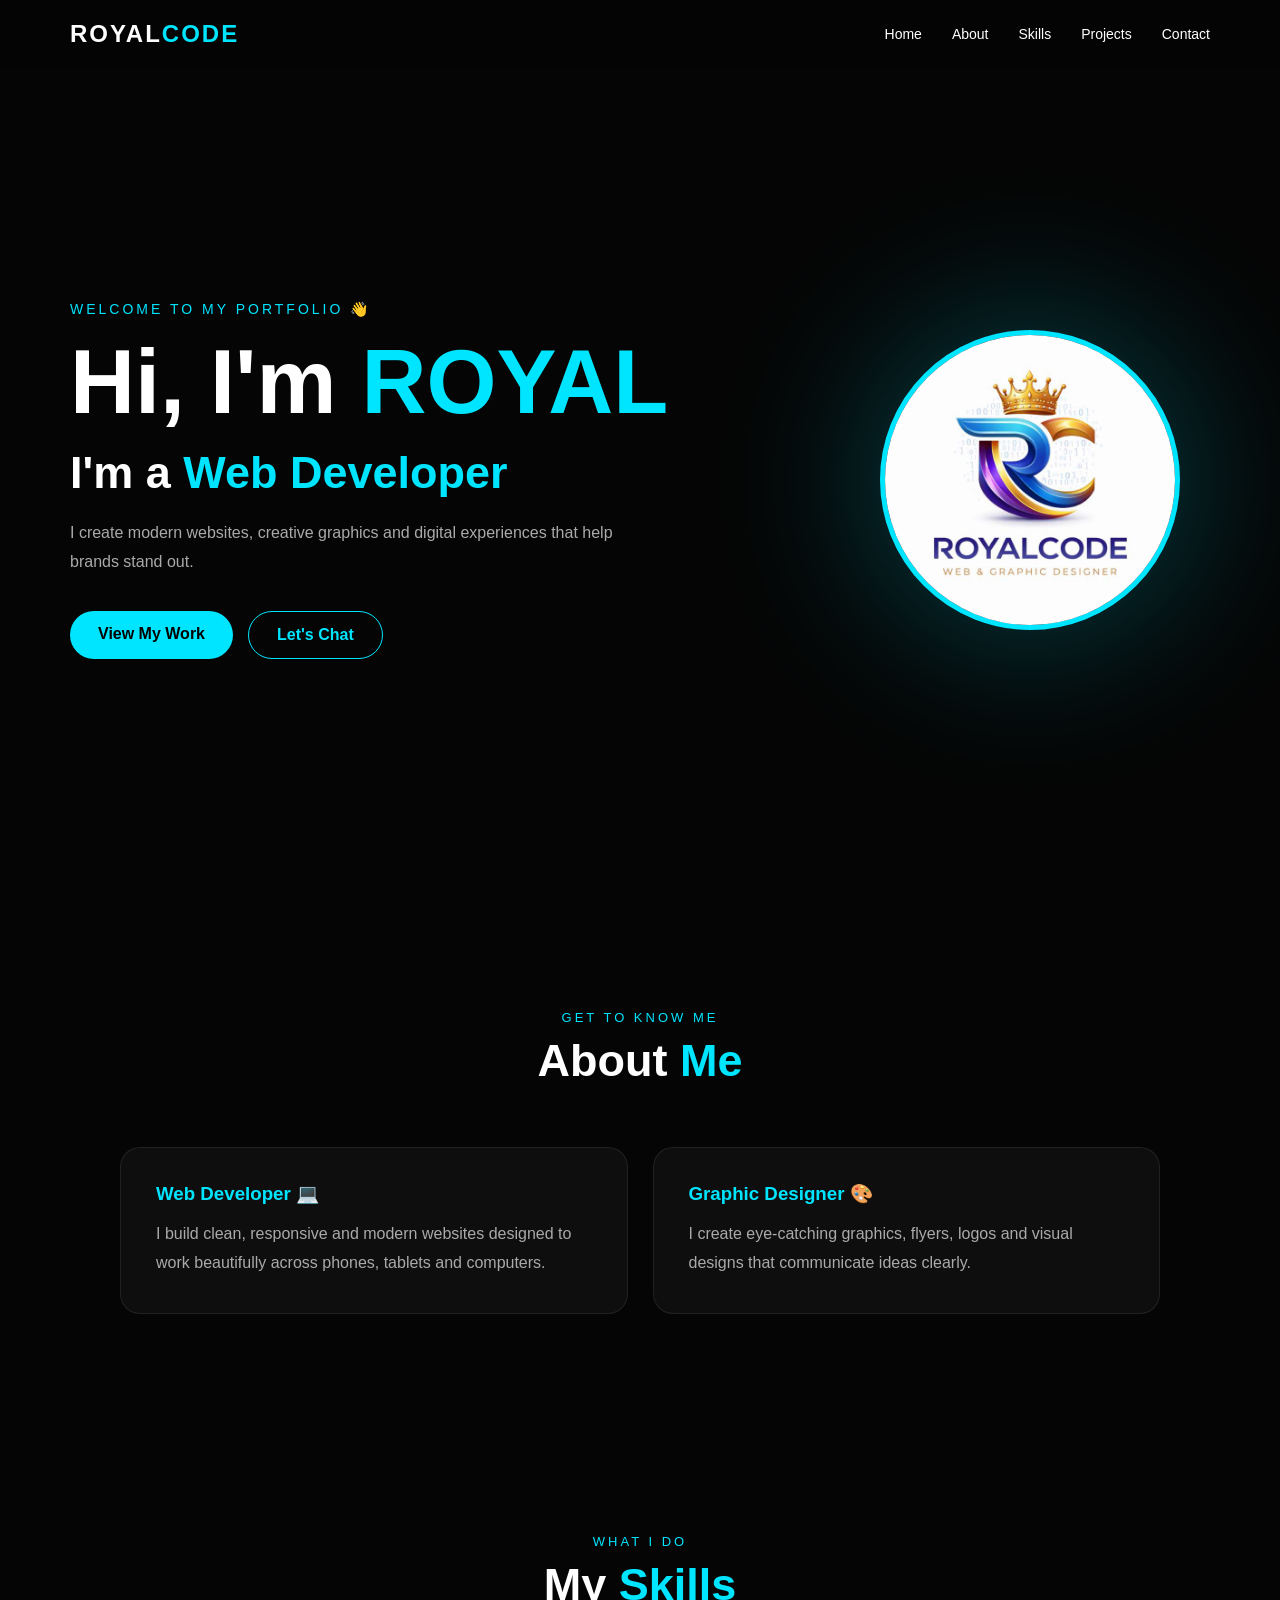
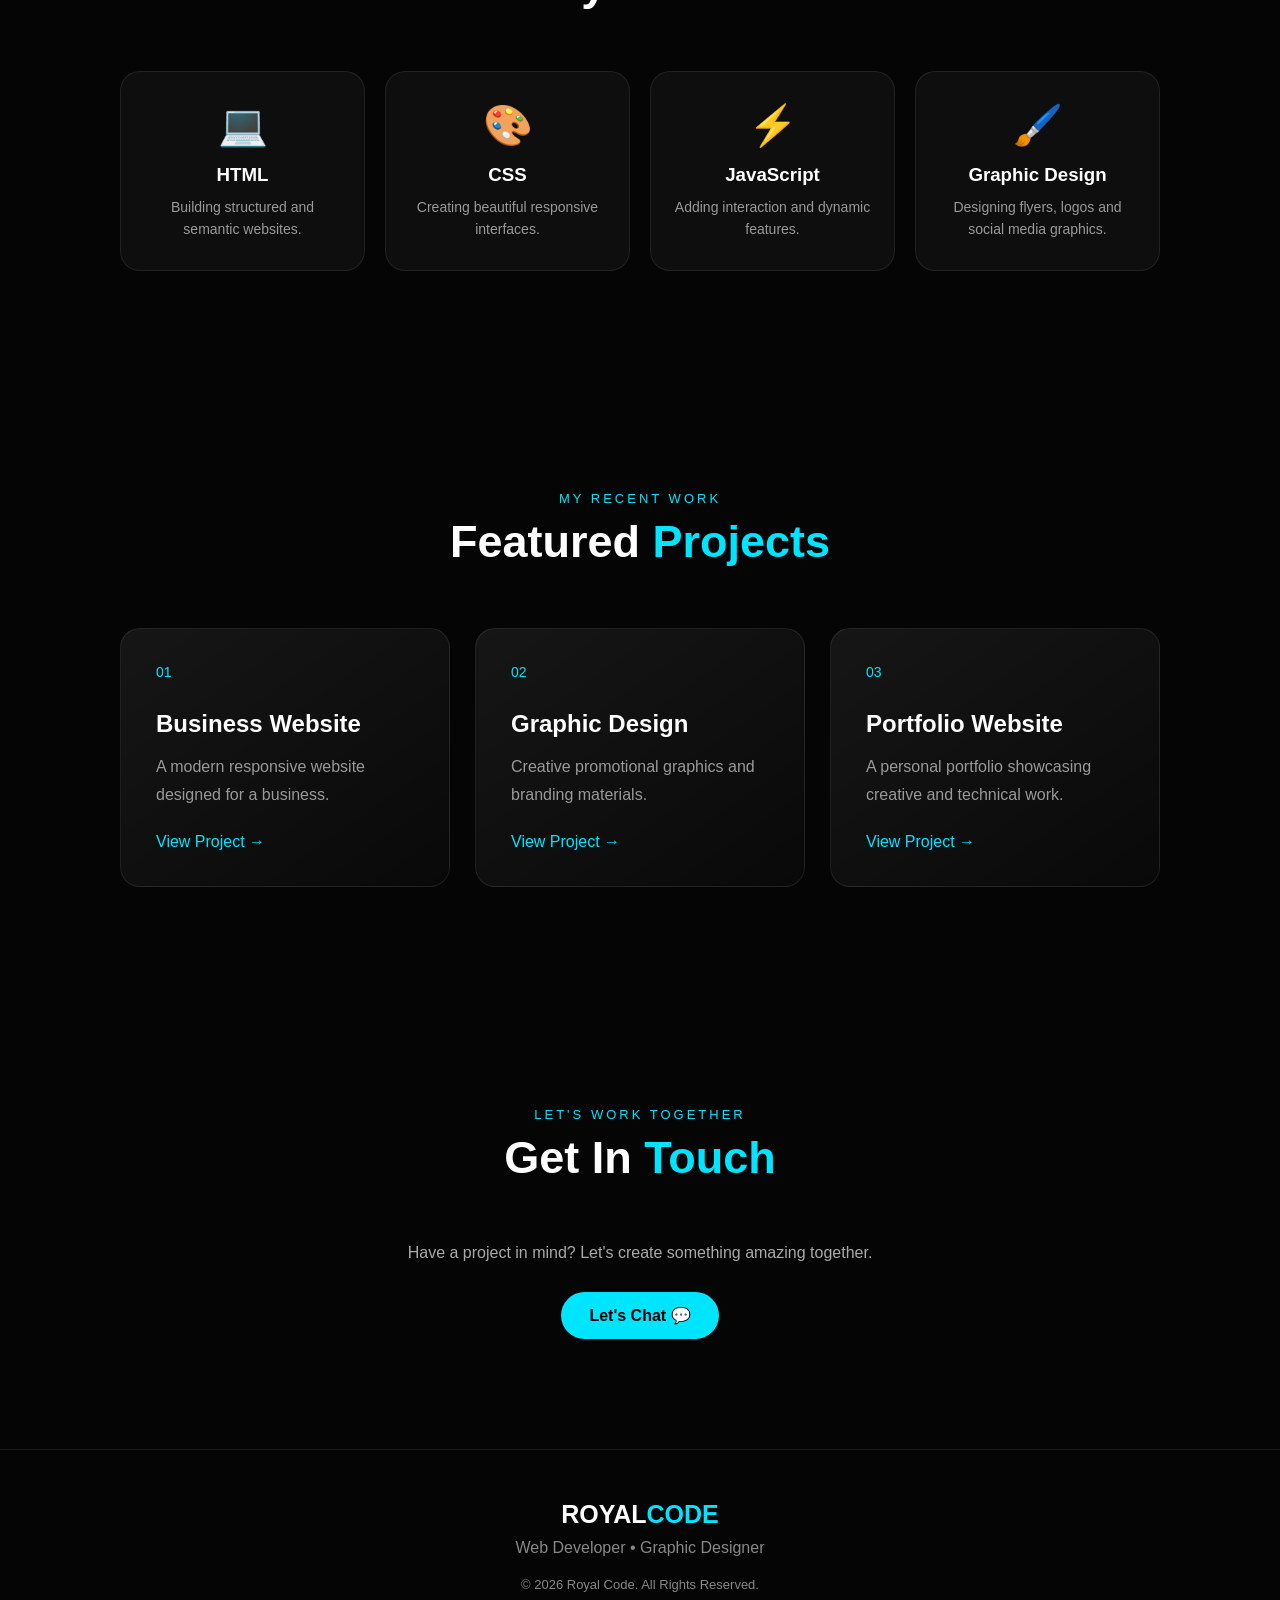
<file: index.html>
<!DOCTYPE html>
<html lang="en">
<head>
    <meta charset="UTF-8">
    <meta name="viewport" content="width=device-width, initial-scale=1.0">
<title>ROYAL CODE | Web Developer & Graphic Designer</title>
<link rel="stylesheet" href="home.css">
<!-- Google Font -->
<link rel="preconnect" href="https://fonts.googleapis.com">
<link rel="preconnect" href="https://fonts.gstatic.com" crossorigin>
<link href="https://fonts.googleapis.com/css2?family=Poppins:wght@300;400;500;600;700;800&display=swap" rel="stylesheet">
</head>
<body>
<!-- NAVIGATION -->
<header>
    <nav class="navbar">
        <div class="logo">ROYAL<span>CODE</span></div>
        <ul class="nav-links">
            <li><a href="#home">Home</a></li>
            <li><a href="#about">About</a></li>
            <li><a href="#skills">Skills</a></li>
            <li><a href="#projects">Projects</a></li>
            <li><a href="#contact">Contact</a></li>
        </ul>
    </nav>
</header>
<!-- HERO SECTION -->
<section id="home" class="hero">
    <div class="hero-content">
        <p class="welcome">WELCOME TO MY PORTFOLIO 👋</p>
        <h1>
            Hi, I'm <span>ROYAL</span>
        </h1>
        <h2>
            I'm a <span class="typing">Web Developer</span>
        </h2>
        <p class="hero-text">
            I create modern websites, creative graphics and digital
            experiences that help brands stand out.
        </p>
        <div class="buttons">
            <a href="#projects" class="btn primary">View My Work</a>
            <a href="https://www.facebook.com/share/17uU8ub8ux/?mibextid=wwXIfr"
               class="btn secondary">
                Let's Chat
            </a>
        </div>
    </div>
    <!-- PROFILE IMAGE -->
    <div class="hero-image">
        <div class="image-glow"></div>
        <img src="logo.jpeg" alt="Royal - Web Developer and Graphic Designer">
    </div>
</section>
<!-- ABOUT -->
<section id="about" class="section">
    <div class="section-title">
        <p>GET TO KNOW ME</p>
        <h2>About <span>Me</span></h2>
    </div>
    <div class="about-content">
        <div class="about-card">
            <h3>Web Developer 💻</h3>
            <p>
                I build clean, responsive and modern websites
                designed to work beautifully across phones,
                tablets and computers.
            </p>
        </div>
        <div class="about-card">
            <h3>Graphic Designer 🎨</h3>
            <p>
                I create eye-catching graphics, flyers,
                logos and visual designs that communicate
                ideas clearly.
            </p>
        </div>
    </div>
</section>
<!-- SKILLS -->
<section id="skills" class="section skills-section">
    <div class="section-title">
        <p>WHAT I DO</p>
        <h2>My <span>Skills</span></h2>
    </div>
    <div class="skills">
        <div class="skill-card">
            <div class="icon">💻</div>
            <h3>HTML</h3>
            <p>Building structured and semantic websites.</p>
        </div>
        <div class="skill-card">
            <div class="icon">🎨</div>
            <h3>CSS</h3>
            <p>Creating beautiful responsive interfaces.</p>
        </div>
        <div class="skill-card">
            <div class="icon">⚡</div>
            <h3>JavaScript</h3>
            <p>Adding interaction and dynamic features.</p>
        </div>
        <div class="skill-card">
            <div class="icon">🖌️</div>
            <h3>Graphic Design</h3>
            <p>Designing flyers, logos and social media graphics.</p>
        </div>
    </div>
</section>
<!-- PROJECTS -->
<section id="projects" class="section">
    <div class="section-title">
        <p>MY RECENT WORK</p>
        <h2>Featured <span>Projects</span></h2>
    </div>
    <div class="projects">
        <div class="project-card">
            <div class="project-number">01</div>
            <h3>Business Website</h3>
            <p>
                A modern responsive website designed for a business.
            </p>
            <a href="https://barry1-a.github.io/Pleazn/">View Project →</a>
        </div>
        <div class="project-card">
            <div class="project-number">02</div>
            <h3>Graphic Design</h3>
            <p>
                Creative promotional graphics and branding materials.
            </p>
            <a href="https://www.instagram.com/reel/DQFgK7MjNaj/?stkn=cWJzdDVib2FodWg0">View Project →</a>
        </div>
        <div class="project-card">
            <div class="project-number">03</div>
            <h3>Portfolio Website</h3>
            <p>
                A personal portfolio showcasing creative and technical work.
            </p>
            <a href="#">View Project →</a>
        </div>
    </div>
</section>
<!-- CONTACT -->
<section id="contact" class="contact section">
    <div class="section-title">
        <p>LET'S WORK TOGETHER</p>
        <h2>Get In <span>Touch</span></h2>
    </div>
    <p class="contact-text">
        Have a project in mind? Let's create something amazing together.
    </p>
    <a href="https://www.facebook.com/share/17uU8ub8ux/?mibextid=wwXIfr"
       class="btn primary">
        Let's Chat 💬
    </a>
</section>
<!-- FOOTER -->
<footer>
    <h3>ROYAL<span>CODE</span></h3>
    <p>
        Web Developer • Graphic Designer
    </p>
    <p class="copyright">
        © 2026 Royal Code. All Rights Reserved.
    </p>
</footer>
<!-- TYPING ANIMATION -->
<script>
    const words = [
        "Web Developer",
        "Graphic Designer",
        "Creative Designer"
    ];
    let wordIndex = 0;
    let charIndex = 0;
    let deleting = false;
    const typing = document.querySelector(".typing");
    function typeEffect() {
        const word = words[wordIndex];
        if (!deleting) {
            typing.textContent = word.substring(0, charIndex + 1);
            charIndex++;
            if (charIndex === word.length) {
                deleting = true;
                setTimeout(typeEffect, 1500);
                return;
            }
        } else {
            typing.textContent = word.substring(0, charIndex - 1);
            charIndex--;
            if (charIndex === 0) {
                deleting = false;
                wordIndex++;
                if (wordIndex === words.length) {
                    wordIndex = 0;
                }
            }
        }
        setTimeout(typeEffect, deleting ? 60 : 100);
    }
    typeEffect();
</script>
</body>
</html>

</body>
</html>
</file>
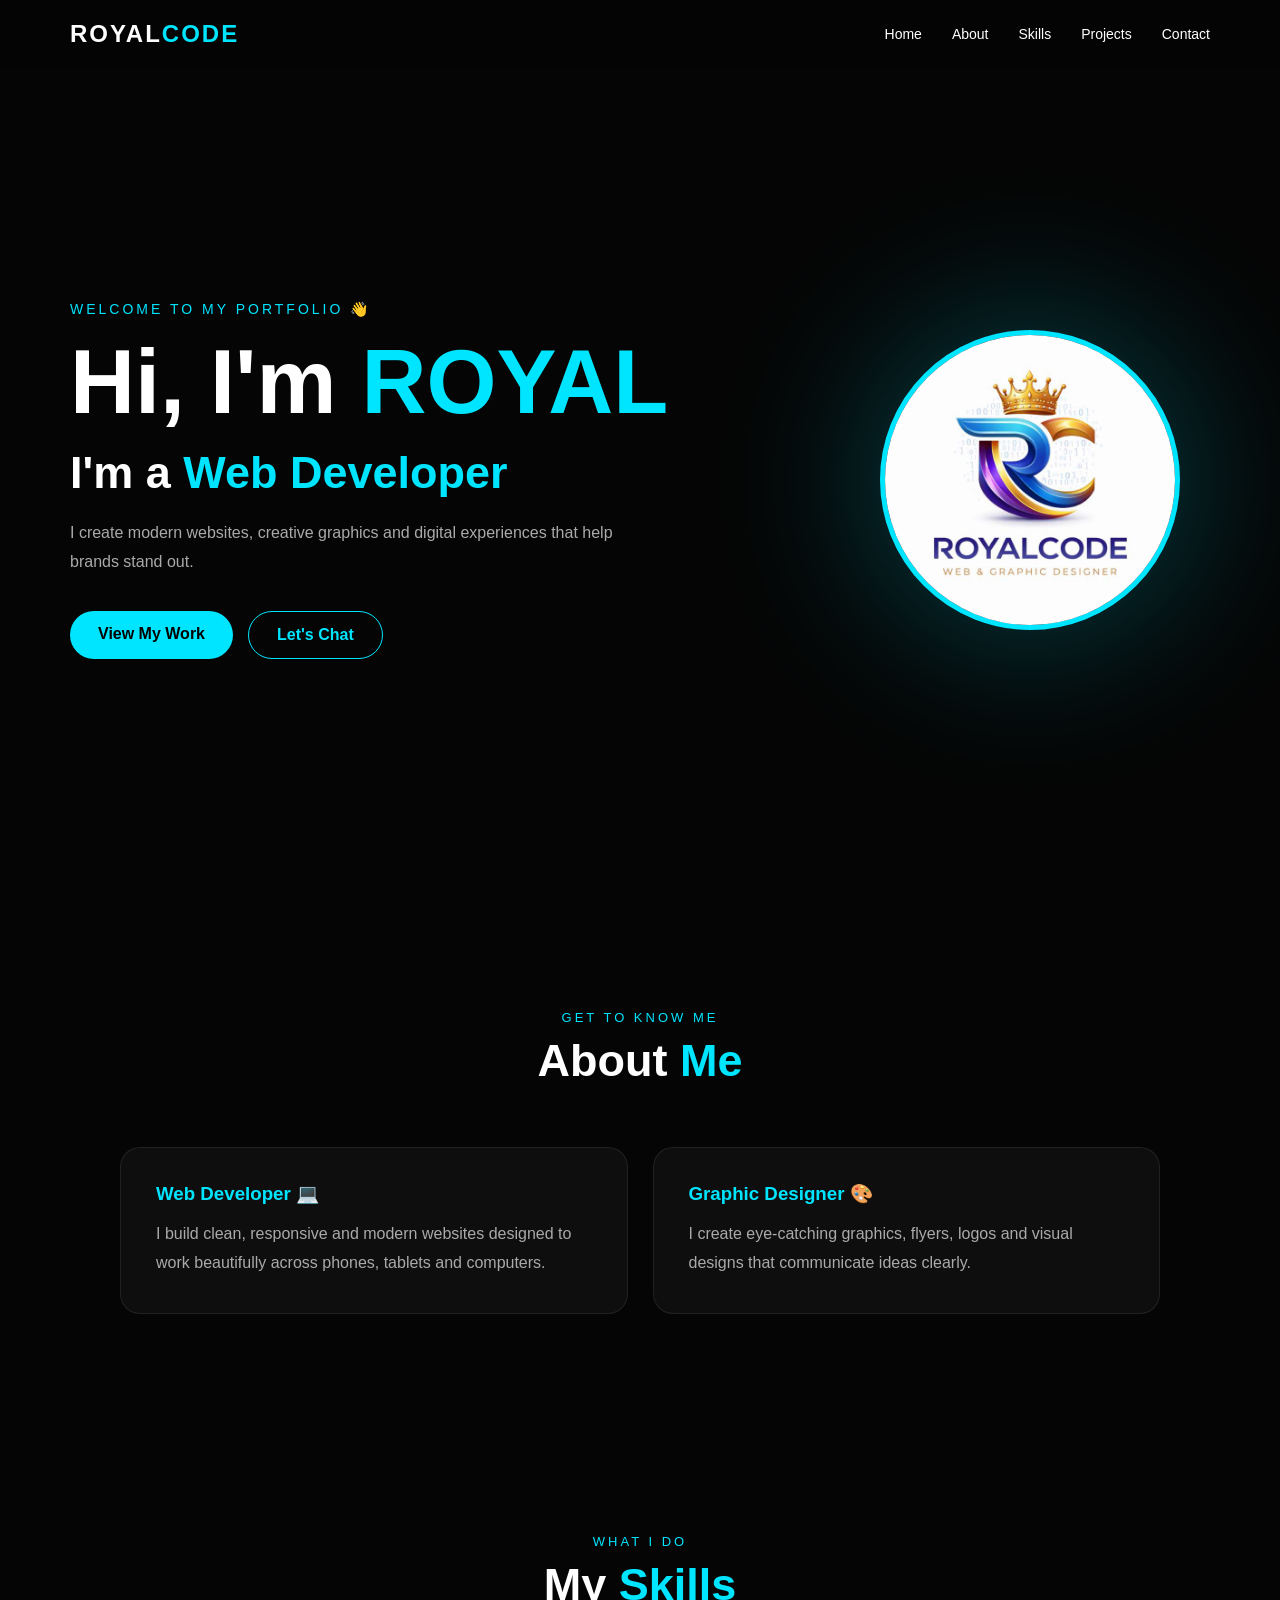
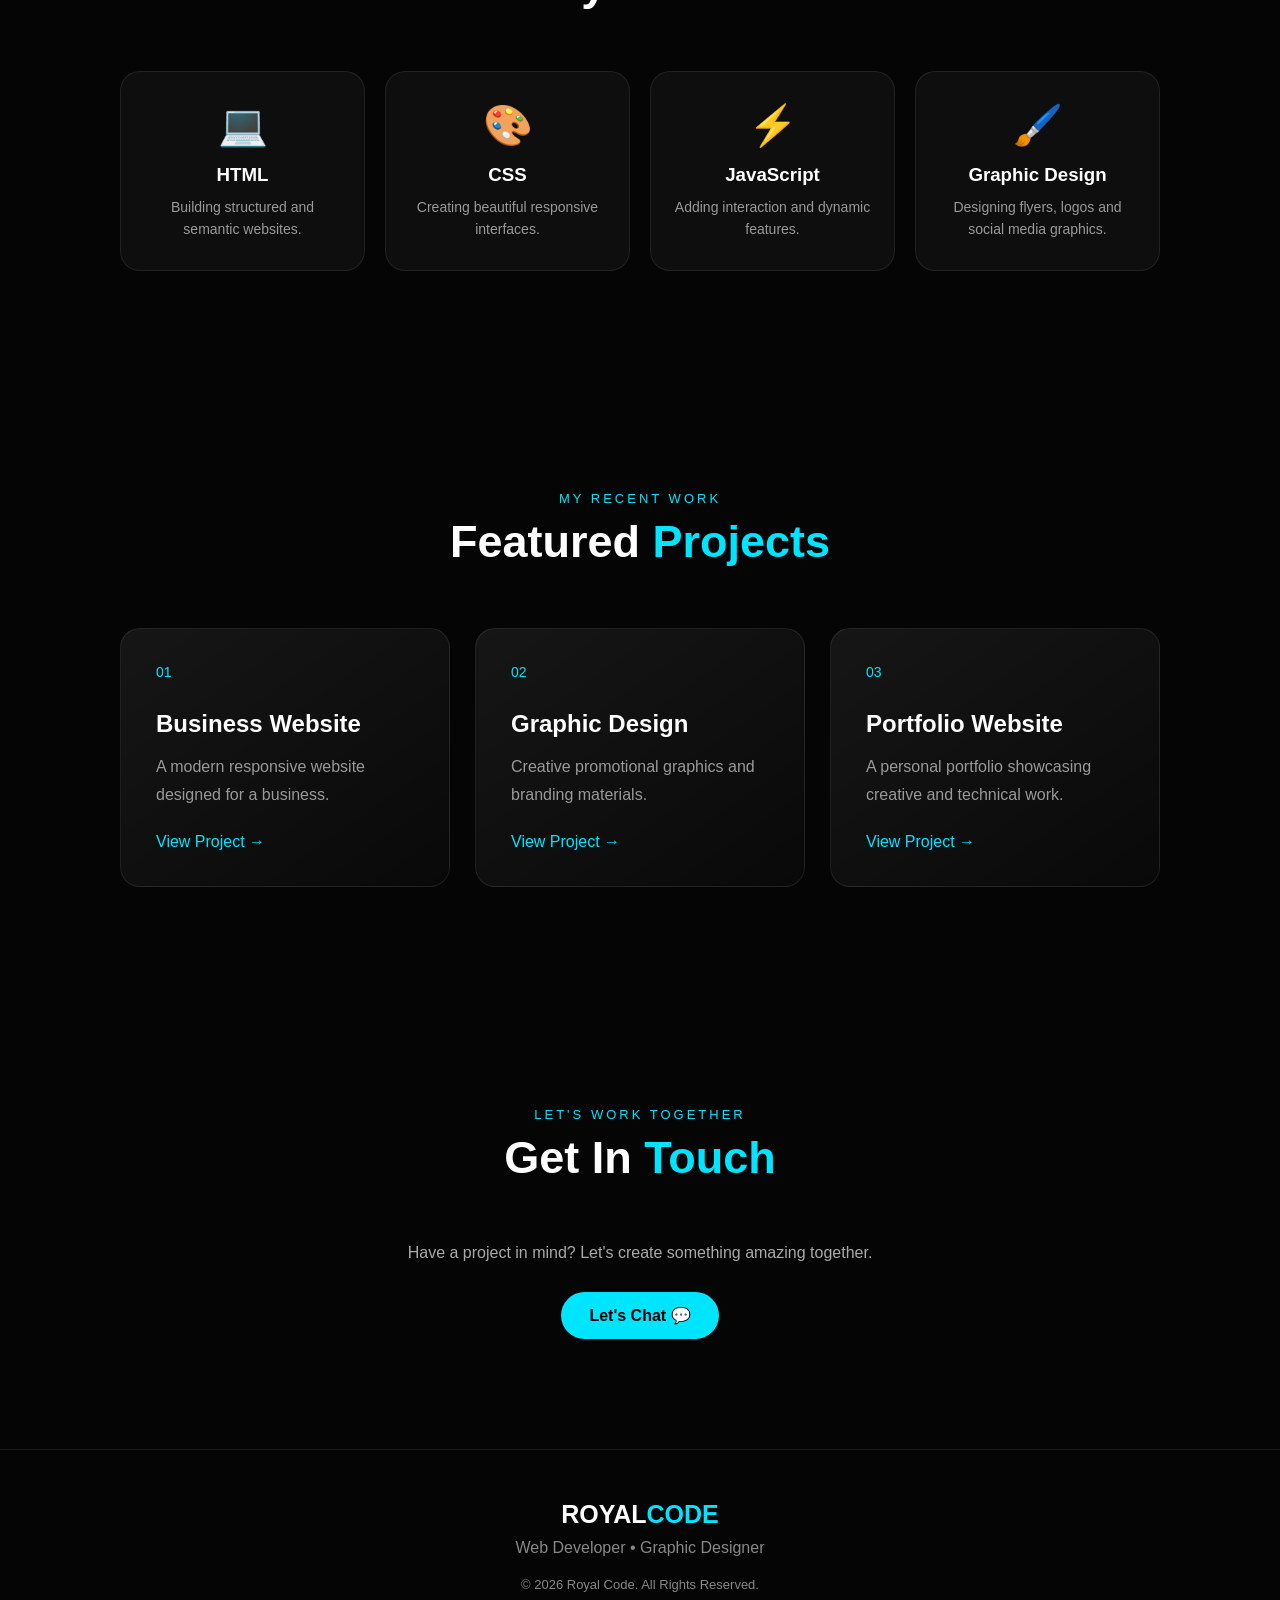
<file: home.html>
<!DOCTYPE html>
<html lang="en">
<head>
    <meta charset="UTF-8">
    <meta name="viewport" content="width=device-width, initial-scale=1.0">
<title>ROYAL CODE | Web Developer & Graphic Designer</title>
<link rel="stylesheet" href="home.css">
<!-- Google Font -->
<link rel="preconnect" href="https://fonts.googleapis.com">
<link rel="preconnect" href="https://fonts.gstatic.com" crossorigin>
<link href="https://fonts.googleapis.com/css2?family=Poppins:wght@300;400;500;600;700;800&display=swap" rel="stylesheet">
</head>
<body>
<!-- NAVIGATION -->
<header>
    <nav class="navbar">
        <div class="logo">ROYAL<span>CODE</span></div>
        <ul class="nav-links">
            <li><a href="#home">Home</a></li>
            <li><a href="#about">About</a></li>
            <li><a href="#skills">Skills</a></li>
            <li><a href="#projects">Projects</a></li>
            <li><a href="#contact">Contact</a></li>
        </ul>
    </nav>
</header>
<!-- HERO SECTION -->
<section id="home" class="hero">
    <div class="hero-content">
        <p class="welcome">WELCOME TO MY PORTFOLIO 👋</p>
        <h1>
            Hi, I'm <span>ROYAL</span>
        </h1>
        <h2>
            I'm a <span class="typing">Web Developer</span>
        </h2>
        <p class="hero-text">
            I create modern websites, creative graphics and digital
            experiences that help brands stand out.
        </p>
        <div class="buttons">
            <a href="#projects" class="btn primary">View My Work</a>
            <a href="https://www.facebook.com/share/17uU8ub8ux/?mibextid=wwXIfr"
               class="btn secondary">
                Let's Chat
            </a>
        </div>
    </div>
    <!-- PROFILE IMAGE -->
    <div class="hero-image">
        <div class="image-glow"></div>
        <img src="logo.jpeg" alt="Royal - Web Developer and Graphic Designer">
    </div>
</section>
<!-- ABOUT -->
<section id="about" class="section">
    <div class="section-title">
        <p>GET TO KNOW ME</p>
        <h2>About <span>Me</span></h2>
    </div>
    <div class="about-content">
        <div class="about-card">
            <h3>Web Developer 💻</h3>
            <p>
                I build clean, responsive and modern websites
                designed to work beautifully across phones,
                tablets and computers.
            </p>
        </div>
        <div class="about-card">
            <h3>Graphic Designer 🎨</h3>
            <p>
                I create eye-catching graphics, flyers,
                logos and visual designs that communicate
                ideas clearly.
            </p>
        </div>
    </div>
</section>
<!-- SKILLS -->
<section id="skills" class="section skills-section">
    <div class="section-title">
        <p>WHAT I DO</p>
        <h2>My <span>Skills</span></h2>
    </div>
    <div class="skills">
        <div class="skill-card">
            <div class="icon">💻</div>
            <h3>HTML</h3>
            <p>Building structured and semantic websites.</p>
        </div>
        <div class="skill-card">
            <div class="icon">🎨</div>
            <h3>CSS</h3>
            <p>Creating beautiful responsive interfaces.</p>
        </div>
        <div class="skill-card">
            <div class="icon">⚡</div>
            <h3>JavaScript</h3>
            <p>Adding interaction and dynamic features.</p>
        </div>
        <div class="skill-card">
            <div class="icon">🖌️</div>
            <h3>Graphic Design</h3>
            <p>Designing flyers, logos and social media graphics.</p>
        </div>
    </div>
</section>
<!-- PROJECTS -->
<section id="projects" class="section">
    <div class="section-title">
        <p>MY RECENT WORK</p>
        <h2>Featured <span>Projects</span></h2>
    </div>
    <div class="projects">
        <div class="project-card">
            <div class="project-number">01</div>
            <h3>Business Website</h3>
            <p>
                A modern responsive website designed for a business.
            </p>
            <a href="https://github.com/BARRY1-a/Pleazn">View Project →</a>
        </div>
        <div class="project-card">
            <div class="project-number">02</div>
            <h3>Graphic Design</h3>
            <p>
                Creative promotional graphics and branding materials.
            </p>
            <a href="https://www.instagram.com/reel/DQFgK7MjNaj/?stkn=cWJzdDVib2FodWg0">View Project →</a>
        </div>
        <div class="project-card">
            <div class="project-number">03</div>
            <h3>Portfolio Website</h3>
            <p>
                A personal portfolio showcasing creative and technical work.
            </p>
            <a href="#">View Project →</a>
        </div>
    </div>
</section>
<!-- CONTACT -->
<section id="contact" class="contact section">
    <div class="section-title">
        <p>LET'S WORK TOGETHER</p>
        <h2>Get In <span>Touch</span></h2>
    </div>
    <p class="contact-text">
        Have a project in mind? Let's create something amazing together.
    </p>
    <a href=".://www.facebook.com/share/17uU8ub8ux/?mibextid=wwXIfr"
       class="btn primary">
        Let's Chat 💬
    </a>
</section>
<!-- FOOTER -->
<footer>
    <h3>ROYAL<span>CODE</span></h3>
    <p>
        Web Developer • Graphic Designer
    </p>
    <p class="copyright">
        © 2026 Royal Code. All Rights Reserved.
    </p>
</footer>
<!-- TYPING ANIMATION -->
<script>
    const words = [
        "Web Developer",
        "Graphic Designer",
        "Creative Designer"
    ];
    let wordIndex = 0;
    let charIndex = 0;
    let deleting = false;
    const typing = document.querySelector(".typing");
    function typeEffect() {
        const word = words[wordIndex];
        if (!deleting) {
            typing.textContent = word.substring(0, charIndex + 1);
            charIndex++;
            if (charIndex === word.length) {
                deleting = true;
                setTimeout(typeEffect, 1500);
                return;
            }
        } else {
            typing.textContent = word.substring(0, charIndex - 1);
            charIndex--;
            if (charIndex === 0) {
                deleting = false;
                wordIndex++;
                if (wordIndex === words.length) {
                    wordIndex = 0;
                }
            }
        }
        setTimeout(typeEffect, deleting ? 60 : 100);
    }
    typeEffect();
</script>
</body>
</html>

</body>
</html>
</file>
<file: home.css>
* {
    margin: 0;
    padding: 0;
    box-sizing: border-box;
    }

html {
scroll-behavior: smooth;
}

body {
font-family: “Poppins”, sans-serif;
background: #050505;
color: white;
overflow-x: hidden;
}

/* ================= NAVBAR ================= */

header {
position: fixed;
top: 0;
width: 100%;
z-index: 1000;
background: rgba(5, 5, 5, 0.75);
backdrop-filter: blur(15px);
}

.navbar {
max-width: 1200px;
margin: auto;
padding: 20px 30px;

display: flex;
justify-content: space-between;
align-items: center;

}

.logo {
font-size: 24px;
font-weight: 800;
letter-spacing: 2px;
}

.logo span,
footer span {
color: #00e5ff;
}

.nav-links {
display: flex;
list-style: none;
gap: 30px;
}

.nav-links a {
color: white;
text-decoration: none;
font-size: 14px;
transition: 0.3s;
}

.nav-links a:hover {
color: #00e5ff;
}

/* ================= HERO ================= */

.hero {
min-height: 100vh;
max-width: 1200px;
margin: auto;
padding: 120px 30px 60px;

display: flex;
justify-content: space-between;
align-items: center;
gap: 60px;

}

.hero-content {
max-width: 650px;
animation: slideLeft 1s ease;
}

.welcome {
color: #00e5ff;
font-size: 14px;
letter-spacing: 3px;
margin-bottom: 20px;
}

.hero h1 {
font-size: clamp(50px, 8vw, 90px);
line-height: 1;
margin-bottom: 20px;
}

.hero h1 span {
color: #00e5ff;
}

.hero h2 {
font-size: clamp(25px, 4vw, 45px);
margin-bottom: 20px;
}

.hero h2 span {
color: #00e5ff;
}

.hero-text {
color: #aaa;
line-height: 1.8;
max-width: 550px;
margin-bottom: 35px;
}

/* ================= BUTTONS ================= */

.buttons {
display: flex;
gap: 15px;
flex-wrap: wrap;
}

.btn {
display: inline-block;
padding: 14px 28px;
border-radius: 50px;
text-decoration: none;
font-weight: 600;
transition: 0.3s;
}

.primary {
background: #00e5ff;
color: #000;
}

.primary:hover {
transform: translateY(-5px);
box-shadow: 0 10px 30px rgba(0, 229, 255, 0.3);
}

.secondary {
border: 1px solid #00e5ff;
color: #00e5ff;
}

.secondary:hover {
background: #00e5ff;
color: #000;
transform: translateY(-5px);
}

/* ================= PROFILE IMAGE ================= */

.hero-image {
position: relative;
width: 360px;
height: 360px;

display: flex;
justify-content: center;
align-items: center;
animation: floating 4s ease-in-out infinite;

}

.hero-image img {
width: 300px;
height: 300px;
object-fit: cover;

border-radius: 50%;
border: 5px solid #00e5ff;
position: relative;
z-index: 2;

}

.image-glow {
position: absolute;

width: 320px;
height: 320px;
border-radius: 50%;
background: #00e5ff;
filter: blur(80px);
opacity: 0.25;

}

/* ================= SECTIONS ================= */

.section {
max-width: 1100px;
margin: auto;
padding: 110px 30px;
}

.section-title {
text-align: center;
margin-bottom: 60px;
}

.section-title p {
color: #00e5ff;
letter-spacing: 3px;
font-size: 13px;
margin-bottom: 10px;
}

.section-title h2 {
font-size: 45px;
}

.section-title span {
color: #00e5ff;
}

/* ================= ABOUT ================= */

.about-content {
display: grid;
grid-template-columns: repeat(2, 1fr);
gap: 25px;
}

.about-card {
padding: 35px;

background: rgba(255,255,255,0.04);
border: 1px solid rgba(255,255,255,0.08);
border-radius: 20px;
transition: 0.4s;

}

.about-card:hover {
transform: translateY(-10px);
border-color: #00e5ff;
}

.about-card h3 {
color: #00e5ff;
margin-bottom: 15px;
}

.about-card p {
color: #aaa;
line-height: 1.8;
}

/* ================= SKILLS ================= */

.skills {
display: grid;
grid-template-columns: repeat(4, 1fr);
gap: 20px;
}

.skill-card {
padding: 30px 20px;

text-align: center;
background: rgba(255,255,255,0.04);
border: 1px solid rgba(255,255,255,0.08);
border-radius: 20px;
transition: 0.4s;

}

.skill-card:hover {
transform: translateY(-12px);
background: rgba(0,229,255,0.08);
border-color: #00e5ff;
}

.icon {
font-size: 40px;
margin-bottom: 15px;
}

.skill-card h3 {
margin-bottom: 10px;
}

.skill-card p {
color: #999;
font-size: 14px;
line-height: 1.6;
}

/* ================= PROJECTS ================= */

.projects {
display: grid;
grid-template-columns: repeat(3, 1fr);
gap: 25px;
}

.project-card {
padding: 35px;

min-height: 250px;
border-radius: 20px;
background: linear-gradient(
    145deg,
    rgba(255,255,255,0.07),
    rgba(255,255,255,0.02)
);
border: 1px solid rgba(255,255,255,0.08);
transition: 0.4s;

}

.project-card:hover {
transform: translateY(-12px);
border-color: #00e5ff;
}

.project-number {
color: #00e5ff;
font-size: 14px;
margin-bottom: 30px;
}

.project-card h3 {
font-size: 24px;
margin-bottom: 15px;
}

.project-card p {
color: #999;
line-height: 1.7;
margin-bottom: 25px;
}

.project-card a {
color: #00e5ff;
text-decoration: none;
}

/* ================= CONTACT ================= */

.contact {
text-align: center;
}

.contact-text {
color: #aaa;
margin-bottom: 30px;
}

/* ================= FOOTER ================= */

footer {
text-align: center;
padding: 50px 20px;

border-top: 1px solid rgba(255,255,255,0.08);

}

footer h3 {
font-size: 25px;
margin-bottom: 10px;
}

footer p {
color: #888;
}

.copyright {
margin-top: 20px;
font-size: 13px;
}

/* ================= ANIMATIONS ================= */

@keyframes floating {

0%, 100% {
    transform: translateY(0);
}
50% {
    transform: translateY(-20px);
}

}

@keyframes slideLeft {

from {
    opacity: 0;
    transform: translateX(-50px);
}
to {
    opacity: 1;
    transform: translateX(0);
}

}

/* ================= MOBILE ================= */

@media (max-width: 800px) {

.nav-links {
    display: none;
}
.hero {
    flex-direction: column;
    text-align: center;
    padding-top: 150px;
}
.hero-text {
    margin-left: auto;
    margin-right: auto;
}
.buttons {
    justify-content: center;
}
.hero-image {
    width: 280px;
    height: 280px;
}
.hero-image img {
    width: 230px;
    height: 230px;
}
.image-glow {
    width: 250px;
    height: 250px;
}
.about-content {
    grid-template-columns: 1fr;
}
.skills {
    grid-template-columns: repeat(2, 1fr);
}
.projects {
    grid-template-columns: 1fr;
}

}

@media (max-width: 450px) {

.hero h1 {
    font-size: 50px;
}
.section-title h2 {
    font-size: 35px;
}
.skills {
    grid-template-columns: 1fr;
}

}
</file>
